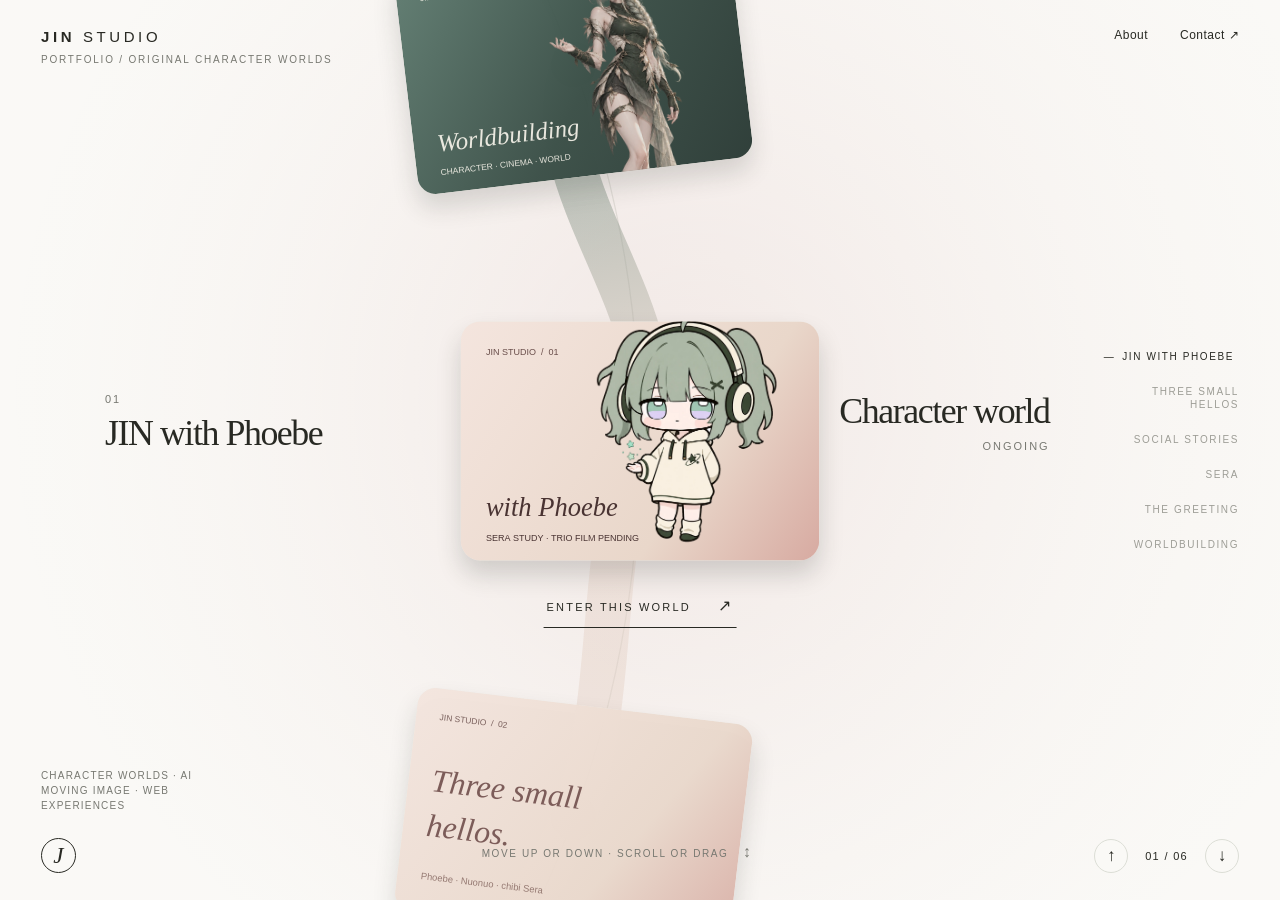
<file: index.html>
<!doctype html>
<html lang="en">
<head>
  <meta charset="utf-8">
  <meta name="viewport" content="width=device-width, initial-scale=1">
  <meta name="theme-color" content="#faf9f6">
  <title>JIN Studio — Two worlds, one invitation</title>
  <meta name="description" content="JIN Studio makes original character worlds, AI moving image and web experiences. Enter JIN with Phoebe and Sera's world.">
  <link rel="icon" type="image/svg+xml" href="assets/jin-raven-mark.svg">
  <link rel="preload" href="assets/sera-world-welcome-poster.webp" as="image">
  <link rel="stylesheet" href="styles.css">
</head>
<body>
  <a class="skip-link" href="#main">Skip to the worlds</a>

  <div class="fallback-content">
    <header class="fallback-header"><strong>JIN STUDIO</strong><span>Portfolio / Character worlds · AI moving image · Web experiences</span></header>
    <main id="fallback-main">
      <h1>Two worlds, one invitation.</h1>
      <section class="fallback-world"><img src="assets/sera-chibi-hero.webp" width="1000" height="1150" alt="Chibi Sera, one character in JIN with Phoebe" loading="lazy"><div><p>01 / Character world</p><h2>JIN with Phoebe</h2><p>Phoebe, Nuonuo and chibi Sera meet visitors through light social stories. Their three-character welcome film is in progress.</p><a href="https://www.instagram.com/jin082714/" target="_blank" rel="noopener">Visit JIN with Phoebe ↗</a></div></section>
      <section class="fallback-world"><img src="assets/sera-world-welcome-poster.webp" width="720" height="1280" alt="Adult Sera waving in a stone arcade beside a water channel" loading="lazy"><div><p>02 / Character world</p><h2>Sera</h2><p>Character development, cinematic CG and worldbuilding. This greeting film is a study while a new edition is developed.</p><a href="assets/sera-world-welcome.mp4">View the current film study ↗</a></div></section>
      <section class="fallback-end"><h2>Make a world together.</h2><a href="mailto:jinmyaigc@gmail.com">jinmyaigc@gmail.com ↗</a><a href="assets/certificates/google-ai-professional-certificate.pdf">Google AI Professional Certificate ↗</a></section>
    </main>
  </div>

  <div class="experience" id="app">
    <header class="masthead">
      <div class="identity"><strong>JIN <span>STUDIO</span></strong><p>Portfolio / Original character worlds</p></div>
      <nav aria-label="Studio navigation"><button type="button" data-info="about">About</button><button type="button" data-info="contact">Contact ↗</button></nav>
    </header>
    <main id="main">
      <section class="ring-scene" aria-label="Explore JIN's two character worlds">
        <div class="chapter-backdrop" aria-hidden="true">
          <div class="backdrop-still"></div><div class="backdrop-still"></div>
          <video class="backdrop-video" muted loop playsinline preload="none"></video>
          <div class="backdrop-wash"></div>
        </div>
        <canvas id="ring-canvas" aria-hidden="true"></canvas>
        <div class="ring-meta" aria-live="polite" aria-atomic="true">
          <div class="meta-pair meta-left"><span id="meta-number">01</span><strong id="meta-title">JIN with Phoebe</strong></div>
          <div class="meta-pair meta-right"><strong id="meta-type">Character world</strong><span id="meta-status">Ongoing</span></div>
        </div>
        <nav class="ring-index" aria-label="Choose a chapter">
          <button type="button" data-card="0" aria-current="true">JIN with Phoebe</button>
          <button type="button" data-card="1">Three small hellos</button>
          <button type="button" data-card="2">Social stories</button>
          <button type="button" data-card="3">Sera</button>
          <button type="button" data-card="4">The greeting</button>
          <button type="button" data-card="5">Worldbuilding</button>
        </nav>
        <button class="front-action" id="open-world" type="button">Enter this world <span aria-hidden="true">↗</span></button>
        <div class="cursor-tag" aria-hidden="true">View <span>↗</span></div>
        <div class="scene-bottom">
          <button class="round-mark" data-info="about" type="button" aria-label="About JIN Studio">J</button>
          <p>Move up or down · scroll or drag <span aria-hidden="true">↕</span></p>
          <div class="ring-controls"><button type="button" id="previous-card" aria-label="Previous chapter">↑</button><span id="chapter-count">01 / 06</span><button type="button" id="next-card" aria-label="Next chapter">↓</button></div>
        </div>
        <p class="scene-capability">Character worlds · AI moving image · Web experiences</p>
      </section>
    </main>
  </div>

  <dialog class="world-dialog" id="world-dialog" aria-labelledby="world-dialog-title">
    <button class="dialog-close" type="button" data-close aria-label="Close world">Close <span aria-hidden="true">×</span></button>
    <section class="world-panel world-panel-q" data-world="q">
      <div class="world-panel-copy"><p class="eyebrow">01 / JIN with Phoebe</p><h2 id="world-dialog-title">Three small<br><em>hellos.</em></h2><p>Phoebe, Nuonuo and chibi Sera live in a light world of character stories. Each will greet you differently in the three-character welcome film.</p><p class="film-state">Welcome film in progress</p><a class="detail-link" href="https://www.instagram.com/jin082714/" target="_blank" rel="noopener">Visit JIN with Phoebe ↗</a></div>
      <div class="q-detail-art"><img src="assets/sera-chibi-hero.webp" width="1000" height="1150" alt="Chibi Sera" loading="lazy"><div><span>Phoebe</span><span>Nuonuo</span><span>Sera</span></div><p>Sera illustrated · Trio film pending</p></div>
    </section>
    <section class="world-panel world-panel-sera" data-world="sera" hidden>
      <div class="world-panel-copy"><p class="eyebrow">02 / Sera</p><h2 id="sera-dialog-title">A quiet<br><em>heroine.</em></h2><p>Character design, cinematic CG and worldbuilding follow Sera's choices and actions. She meets you here beside a stone water channel.</p><p class="film-state">Film study · New edition planned</p><a class="detail-link" href="mailto:jinmyaigc@gmail.com">Build a world with JIN ↗</a></div>
      <div class="world-media-sera" role="group" aria-label="Adult Sera greeting visitors beside a stone water channel">
        <div class="world-film"><img class="world-film-poster" src="assets/sera-world-welcome-poster.webp" width="720" height="1280" alt="" decoding="async"><video class="world-film-video" muted loop playsinline preload="none" controls poster="assets/sera-world-welcome-poster.webp" width="720" height="1280" aria-label="Sera waves to the camera in a stone arcade beside a water channel"><source src="assets/sera-world-welcome.mp4" type="video/mp4">Your browser cannot play this film; the still remains visible.</video></div>
        <button class="world-film-toggle" type="button" hidden>Pause film</button><p class="world-film-error" hidden>Film unavailable · still image shown</p>
      </div>
    </section>
  </dialog>

  <dialog class="info-dialog" id="info-dialog" aria-labelledby="info-title"><button class="dialog-close" type="button" data-close aria-label="Close panel">Close <span aria-hidden="true">×</span></button><div data-info-panel="about"><p class="eyebrow">JIN Studio / Portfolio</p><h2 id="info-title">Two worlds.<br>One maker.</h2><p>JIN creates original character worlds and brings them to life through visual design, AI moving image and web experiences.</p><a class="detail-link" href="assets/certificates/google-ai-professional-certificate.pdf">Google AI Professional Certificate ↗</a></div><div data-info-panel="contact" hidden><p class="eyebrow">Contact / JIN Studio</p><h2 id="contact-title">Make a world<br>together.</h2><a class="detail-link" href="mailto:jinmyaigc@gmail.com">jinmyaigc@gmail.com ↗</a><a class="detail-link" href="https://www.instagram.com/jin082714/" target="_blank" rel="noopener">JIN with Phoebe ↗</a><a class="detail-link" href="https://github.com/weoiquan-art" target="_blank" rel="noopener">GitHub ↗</a></div></dialog>

  <script src="assets/vendor/gsap-3.15.0.min.js" defer></script>
  <script src="main.js" defer></script>
  <script src="media.js" defer></script>
</body>
</html>
</file>
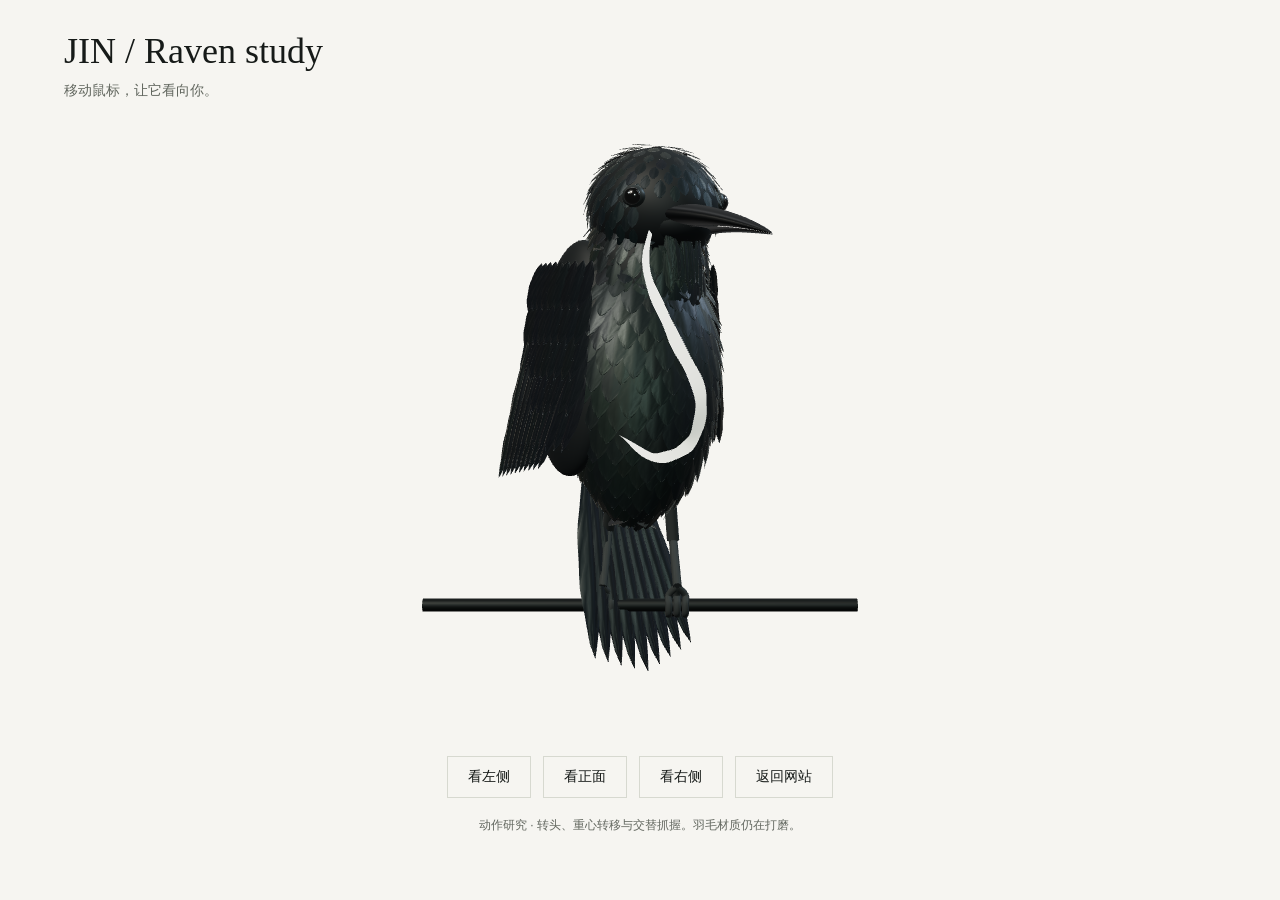
<file: raven-3d.html>
<!doctype html>
<html lang="zh-CN">
<head>
<meta charset="UTF-8"><meta name="viewport" content="width=device-width,initial-scale=1">
<title>JIN — Raven study</title>
<style>
*{box-sizing:border-box}body{margin:0;background:#f6f5f1;color:#161a18;font:14px/1.7 Arial,sans-serif}header{position:absolute;top:30px;left:5vw;z-index:2;pointer-events:none}h1{font:36px Georgia,serif;margin:0}p{margin:7px 0;color:#62675f}#raven-3d{height:84svh;max-width:850px;margin:auto;min-height:500px;position:relative}canvas{width:100%;height:100%;display:block}.fallback{display:none;position:absolute;inset:100px 0 0;text-align:center}.fallback img{height:75%;max-width:80%;object-fit:contain}#raven-3d[data-state="fallback"] .fallback{display:block}#raven-3d[data-state="fallback"] canvas{display:none}.controls{display:flex;gap:12px;justify-content:center;flex-wrap:wrap;padding:0 16px}button,a{font:inherit;color:inherit;border:1px solid #d7d9d0;background:transparent;padding:8px 20px;cursor:pointer;text-decoration:none}button:focus-visible,a:focus-visible{outline:2px solid #4b5945;outline-offset:4px}.note{text-align:center;font-size:12px;padding:10px 20px 20px}@media(max-width:600px){header{top:20px}h1{font-size:25px}#raven-3d{height:76svh;min-height:440px}.controls{gap:8px}button,a{padding:8px 14px}}
</style>
</head>
<body>
<header><h1>JIN / Raven study</h1><p>移动鼠标，让它看向你。</p></header>
<main>
<div id="raven-3d" data-state="loading"><div class="fallback" role="status"><img src="assets/raven-white-ink.png" alt="白墨 J 乌鸦"><p>此设备暂时无法显示 3D，先欣赏白墨乌鸦。</p></div></div>
<div class="controls"><button data-look="-1.2">看左侧</button><button data-look="0">看正面</button><button data-look="1.2">看右侧</button><a href="./">返回网站</a></div>
<p class="note">动作研究 · 转头、重心转移与交替抓握。羽毛材质仍在打磨。</p>
<noscript><p class="note">开启 JavaScript 可查看 3D 动作。</p></noscript>
</main>
<script type="module" src="raven-3d.js"></script>
</body>
</html>
</file>
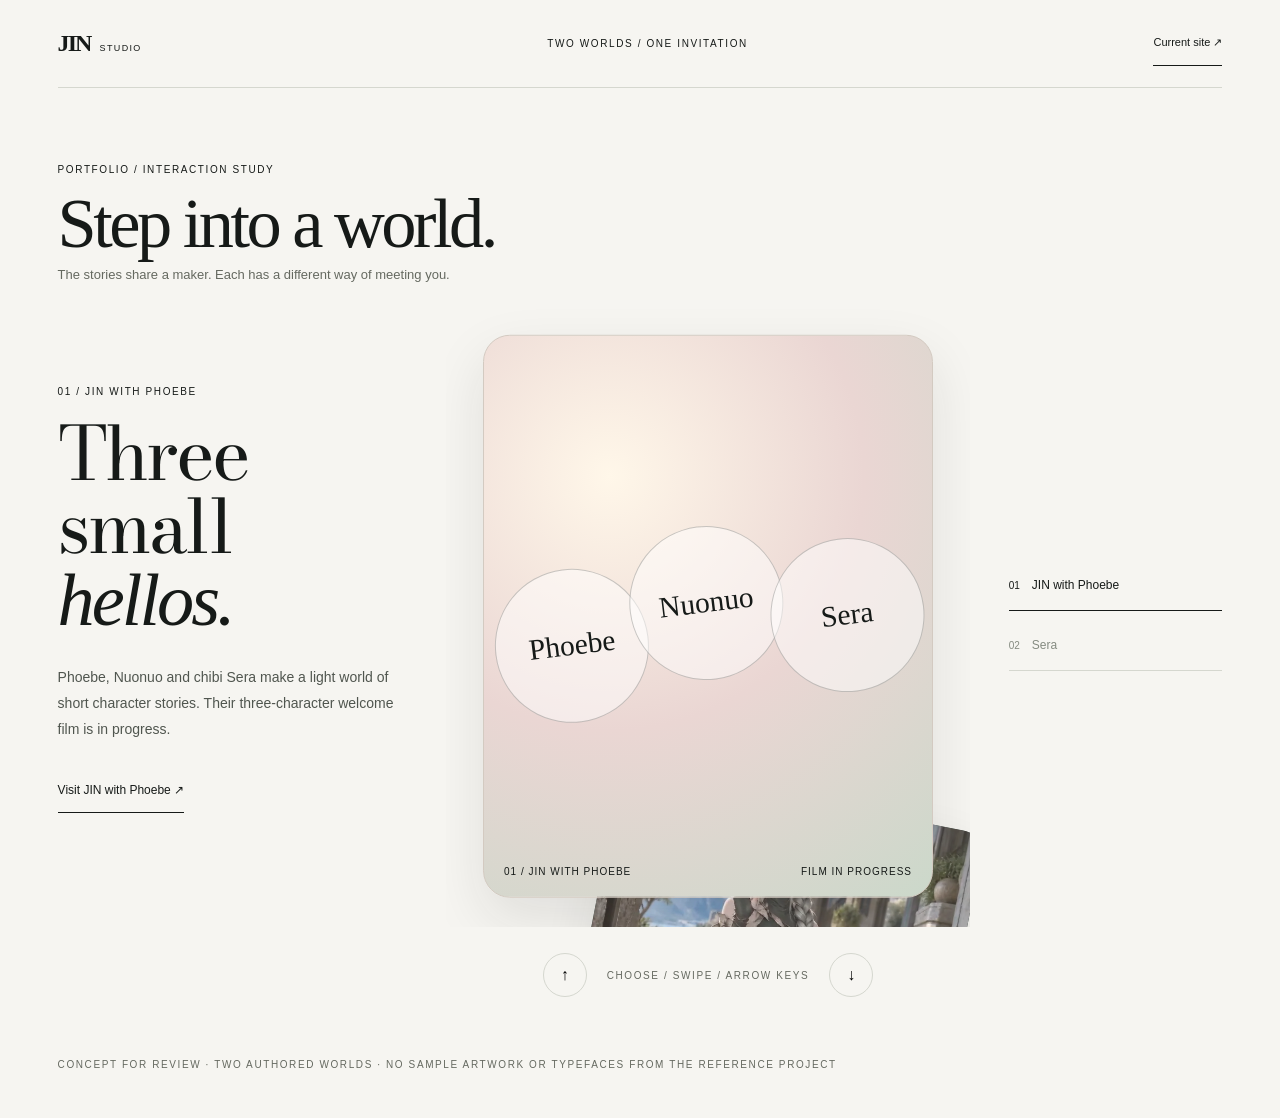
<file: worlds-concept.html>
<!DOCTYPE html>
<html lang="en">
<head>
  <meta charset="UTF-8">
  <meta name="viewport" content="width=device-width, initial-scale=1">
  <meta name="theme-color" content="#f6f5f1">
  <title>Two worlds — JIN Studio concept study</title>
  <meta name="description" content="A design study for moving between JIN with Phoebe and Sera's cinematic world.">
  <link rel="icon" type="image/svg+xml" href="assets/jin-raven-mark.svg">
  <link rel="stylesheet" href="worlds-concept.css">
</head>
<body>
  <a class="skip-link" href="#concept">Skip to worlds</a>
  <header class="concept-header">
    <a class="concept-brand" href="index.html">JIN <span>STUDIO</span></a>
    <span class="micro">Two worlds / one invitation</span>
    <a class="concept-back" href="index.html">Current site ↗</a>
  </header>

  <main id="concept">
    <div class="concept-intro">
      <p class="micro">Portfolio / Interaction study</p>
      <h1>Step into a world.</h1>
      <p>The stories share a maker. Each has a different way of meeting you.</p>
    </div>

    <section class="concept-stage" data-active="0" aria-label="JIN Studio character worlds">
      <div class="concept-copy-panel" aria-live="polite">
        <div class="concept-copy active" data-world="0">
          <p class="micro">01 / JIN with Phoebe</p>
          <h2>Three small<br><em>hellos.</em></h2>
          <p>Phoebe, Nuonuo and chibi Sera make a light world of short character stories. Their three-character welcome film is in progress.</p>
          <a href="https://www.instagram.com/jin082714/" target="_blank" rel="noopener">Visit JIN with Phoebe ↗</a>
        </div>
        <div class="concept-copy" data-world="1">
          <p class="micro">02 / Sera</p>
          <h2>A quiet<br><em>heroine.</em></h2>
          <p>Character design, cinematic CG and worldbuilding follow Sera's choices and actions. Her stone-arcade greeting film is ready to review.</p>
          <a href="index.html#sera-world">View Sera's film ↗</a>
        </div>
      </div>

      <div class="concept-orbit" tabindex="0" aria-label="Two world cards; use the arrow keys or swipe to move between them">
        <div class="concept-thread" aria-hidden="true"></div>
        <article class="concept-card concept-card-q" data-world="0" aria-label="JIN with Phoebe, welcome film in progress">
          <div class="concept-card-shell">
            <div class="concept-character-names" aria-hidden="true"><span>Phoebe</span><span>Nuonuo</span><span>Sera</span></div>
            <div class="concept-card-foot"><span>01 / JIN with Phoebe</span><span>Film in progress</span></div>
          </div>
        </article>
        <article class="concept-card concept-card-sera" data-world="1" aria-label="Sera beside a water channel in a stone arcade">
          <div class="concept-card-shell">
            <img src="assets/sera-world-welcome-poster.webp" width="720" height="1280" alt="" loading="lazy">
            <div class="concept-card-foot"><span>02 / Sera</span><span>Welcome film</span></div>
          </div>
        </article>
      </div>

      <nav class="concept-index" aria-label="Choose a world">
        <button type="button" data-go="0" aria-pressed="true"><span>01</span> JIN with Phoebe</button>
        <button type="button" data-go="1" aria-pressed="false"><span>02</span> Sera</button>
      </nav>
      <div class="concept-arrows" aria-label="World controls">
        <button type="button" data-step="-1" aria-label="Previous world">↑</button>
        <span class="micro">Choose / swipe / arrow keys</span>
        <button type="button" data-step="1" aria-label="Next world">↓</button>
      </div>
    </section>
    <p class="concept-note micro">Concept for review · Two authored worlds · No sample artwork or typefaces from the reference project</p>
  </main>

  <script src="assets/vendor/gsap-3.15.0.min.js" defer></script>
  <script src="worlds-concept.js" defer></script>
</body>
</html>
</file>
<file: styles.css>
:root{color-scheme:light;--paper:#faf9f6;--ink:#282923;--muted:#777871;--line:#dcded6;--serif:Georgia,'Times New Roman',serif;--sans:Arial,Helvetica,sans-serif}
*{box-sizing:border-box}html{background:var(--paper);scroll-behavior:smooth}body{margin:0;color:var(--ink);font-family:var(--sans)}button,a{font:inherit}button{cursor:pointer}a{color:inherit}button:focus-visible,a:focus-visible{outline:2px solid #925f63;outline-offset:5px}[hidden]{display:none!important}
.skip-link{position:fixed;z-index:100;top:10px;left:12px;background:var(--ink);color:white;padding:12px;transform:translateY(-180%)}.skip-link:focus{transform:none}
.experience{display:none}.is-ready .experience{display:block}.is-ready .fallback-content{display:none}
.fallback-content{max-width:1100px;margin:auto;padding:28px 5vw 100px}.fallback-header{display:flex;justify-content:space-between;gap:20px;border-bottom:1px solid var(--line);padding-bottom:16px;font-size:12px;letter-spacing:.1em;text-transform:uppercase}.fallback-content h1{font:normal clamp(48px,8vw,110px)/.95 var(--serif);letter-spacing:-.065em;margin:70px 0}.fallback-world{display:grid;grid-template-columns:1fr 1fr;gap:7vw;align-items:center;border-top:1px solid var(--line);padding:55px 0;min-height:65vh}.fallback-world img{width:100%;max-height:500px;object-fit:contain;background:#efede6}.fallback-world h2,.fallback-end h2{font:normal clamp(42px,6vw,90px)/1 var(--serif);letter-spacing:-.05em}.fallback-world p,.fallback-end{line-height:1.65}.fallback-world a,.fallback-end a{display:inline-block;margin:20px 25px 0 0;text-underline-offset:6px}.fallback-end{border-top:1px solid var(--line);padding-top:60px}
.masthead{position:absolute;z-index:5;top:0;left:0;width:100%;display:flex;align-items:start;justify-content:space-between;padding:28px clamp(22px,3.2vw,64px);pointer-events:none}.masthead>*{pointer-events:auto}.identity strong{display:block;font-size:15px;letter-spacing:.24em;font-weight:600;white-space:nowrap}.identity strong span{font-weight:400}.identity p{margin:9px 0;font-size:10px;text-transform:uppercase;letter-spacing:.18em;color:var(--muted)}.masthead nav{display:flex;gap:32px}.masthead nav button{border:0;background:none;padding:0;color:var(--ink);font-size:12px;letter-spacing:.04em}.masthead nav button:hover{text-decoration:underline;text-underline-offset:5px}
.ring-scene{position:relative;height:100svh;min-height:590px;overflow:hidden;isolation:isolate;background:var(--paper);touch-action:pan-x}#ring-canvas{display:block;width:100%;height:100%;touch-action:none}
.chapter-backdrop{position:absolute;inset:0;z-index:-1;overflow:hidden;pointer-events:none;background:#faf9f6}.backdrop-still,.backdrop-video{position:absolute;inset:-4%;width:108%;height:108%;background-size:cover;background-position:center;filter:blur(14px) saturate(.7);opacity:0;transform:scale(1.04);transition:opacity .72s ease}.backdrop-still.is-visible,.backdrop-video.is-playing{opacity:1}.backdrop-video{object-fit:cover}.backdrop-wash{position:absolute;inset:0;background:linear-gradient(90deg,rgba(250,249,246,.84),rgba(250,249,246,.58) 48%,rgba(250,249,246,.84));pointer-events:none}
.ring-meta{position:absolute;z-index:2;inset:0;pointer-events:none}.meta-pair{position:absolute;top:47%;display:flex;flex-direction:column;gap:10px;font-size:12px;letter-spacing:.07em;transition:filter .24s,opacity .24s,transform .4s}.meta-pair strong{font:normal clamp(24px,2.8vw,47px)/1.04 var(--serif);letter-spacing:-.04em;max-width:220px}.meta-pair span{font-size:11px;text-transform:uppercase;letter-spacing:.18em;color:var(--muted)}.meta-left{left:clamp(22px,8.2vw,160px);align-items:start;transform:translateY(-50%)}.meta-right{right:clamp(28px,18vw,270px);align-items:end;text-align:right;transform:translateY(-50%)}.meta-pair.is-changing{filter:blur(9px);opacity:0;transform:translateY(calc(-50% + 9px))}
.ring-index{position:absolute;z-index:3;right:clamp(23px,3.2vw,65px);top:50%;transform:translateY(-50%);display:flex;flex-direction:column;gap:14px;align-items:end}.ring-index button{border:0;background:none;text-align:right;font-size:10px;text-transform:uppercase;letter-spacing:.16em;line-height:1.3;padding:4px 0;color:#9d9d96;max-width:134px;transition:color .25s,transform .25s}.ring-index button:hover,.ring-index button[aria-current=true]{color:#282923;transform:translateX(-5px)}.ring-index button[aria-current=true]::before{content:'—';margin-right:7px}
.front-action{position:absolute;z-index:3;top:var(--action-y);left:50%;transform:translateX(-50%);border:0;border-bottom:1px solid currentColor;background:transparent;color:var(--ink);font-size:11px;text-transform:uppercase;letter-spacing:.2em;padding:12px 3px;white-space:nowrap}.front-action span{margin-left:22px;font-size:16px}.front-action:hover{border-bottom-color:#a47577;color:#a47577}
.scene-bottom{position:absolute;z-index:3;bottom:27px;left:clamp(22px,3.2vw,64px);right:clamp(22px,3.2vw,64px);display:flex;align-items:end;justify-content:space-between;pointer-events:none}.scene-bottom>*{pointer-events:auto}.round-mark{width:35px;height:35px;border:1px solid currentColor;border-radius:50%;background:transparent;color:var(--ink);font:italic 23px var(--serif)}.scene-bottom p{font-size:10px;letter-spacing:.16em;text-transform:uppercase;color:var(--muted);margin:0 0 12px 5vw}.scene-bottom p span{font-size:16px;margin-left:10px}.ring-controls{display:flex;align-items:center;gap:17px;font-size:11px;letter-spacing:.12em}.ring-controls button{border:1px solid var(--line);border-radius:50%;background:var(--paper);width:34px;height:34px;color:var(--ink);font-size:17px;transition:border-color .2s}.ring-controls button:hover{border-color:var(--ink)}.scene-capability{position:absolute;bottom:77px;left:clamp(22px,3.2vw,64px);font-size:10px;letter-spacing:.12em;color:var(--muted);text-transform:uppercase;max-width:160px;line-height:1.5}
.cursor-tag{position:absolute;z-index:4;left:0;top:0;pointer-events:none;background:#292c28;color:white;border-radius:50%;width:77px;height:77px;display:grid;place-content:center;font-size:11px;letter-spacing:.05em;text-align:center;opacity:0;transform:translate(-50%,-50%) scale(.7);transition:opacity .2s,scale .2s}.cursor-tag span{display:block;font-size:19px}.ring-scene.is-hovering .cursor-tag{opacity:1;transform:translate(-50%,-50%) scale(1)}.ring-scene.is-hovering canvas{cursor:none}
dialog{max-width:none;max-height:none;border:0;margin:auto;padding:0;background:#f7f6f2;color:var(--ink);box-shadow:0 20px 75px #1a1c1733}dialog::backdrop{background:rgba(24,27,22,.6);backdrop-filter:blur(7px)}.world-dialog{width:min(1080px,calc(100% - 50px));height:min(760px,calc(100% - 50px));overflow:auto}.dialog-close{position:absolute;z-index:5;right:29px;top:22px;border:0;background:#f7f6f2df;padding:9px 12px;font-size:11px;text-transform:uppercase;letter-spacing:.15em}.dialog-close span{font-size:21px;margin-left:13px;vertical-align:middle}.world-panel{min-height:100%;display:grid;grid-template-columns:1fr 1fr}.world-panel-copy{display:flex;flex-direction:column;justify-content:center;align-items:start;padding:clamp(42px,7vw,95px);padding-right:30px}.eyebrow{font-size:11px;text-transform:uppercase;letter-spacing:.18em;color:var(--muted)}.world-panel h2,.info-dialog h2{font:normal clamp(55px,5.7vw,100px)/.95 var(--serif);letter-spacing:-.068em;margin:31px 0}.world-panel h2 em{font-weight:normal;color:#9b766e}.world-panel-copy>p:not(.eyebrow,.film-state){font:17px/1.6 var(--serif);max-width:360px;color:#50554d}.detail-link{font-size:11px;text-transform:uppercase;letter-spacing:.12em;text-decoration:none;border-bottom:1px solid;padding:12px 0;margin-top:32px}.detail-link:hover{color:#966c67}.film-state{border:1px solid #bba594;border-radius:30px;color:#715f54;padding:10px 14px;font-size:10px;text-transform:uppercase;letter-spacing:.12em;margin:17px 0 0}
.q-detail-art{position:relative;min-height:400px;background:radial-gradient(circle at 65% 35%,#f8e4d9,#dfd4c9 75%);overflow:hidden;display:grid;place-items:center}.q-detail-art img{height:95%;width:90%;object-fit:contain;object-position:bottom;filter:drop-shadow(9px 20px 17px #624b4930)}.q-detail-art div{position:absolute;top:8%;left:10%;right:10%;display:flex;justify-content:space-between;gap:4px;font:italic 19px var(--serif);color:#765b58}.q-detail-art p{position:absolute;bottom:10px;right:25px;font-size:10px;letter-spacing:.1em;text-transform:uppercase}
.world-media-sera{position:relative;min-height:400px;background:#263832;display:flex;align-items:center;justify-content:center;overflow:hidden}.world-media-sera::before{content:'';position:absolute;inset:-35px;background:url('assets/sera-world-welcome-poster.webp') center/cover;filter:blur(30px) brightness(.55);opacity:.7}.world-film{position:relative;isolation:isolate;width:auto;height:min(90%,690px);max-height:calc(100svh - 110px);aspect-ratio:9/16;max-width:100%;box-shadow:0 22px 50px #101a1844}.world-film-poster,.world-film-video{position:absolute;inset:0;width:100%;height:100%;object-fit:contain}.world-film-video{z-index:1}.world-film-toggle{position:absolute;z-index:2;bottom:24px;left:50%;transform:translateX(-50%);border:1px solid #ffffffb0;border-radius:30px;background:#151d1ac8;color:white;padding:10px 18px;font-size:11px;white-space:nowrap}.world-film-error{position:absolute;z-index:2;bottom:20px;color:white;text-shadow:0 1px 8px black;font-size:11px}
.info-dialog{width:min(680px,calc(100% - 40px));padding:clamp(40px,7vw,95px);min-height:460px}.info-dialog .detail-link{display:table;margin-top:28px}.info-dialog p:not(.eyebrow){font:19px/1.55 var(--serif);max-width:430px;color:#51554f}
@media(max-width:1100px){.meta-left{left:4vw}.meta-right{right:17vw}.meta-pair strong{font-size:25px;max-width:150px}.ring-index button{font-size:9px;max-width:92px}.front-action{bottom:auto}}
@media(max-width:760px){.ring-scene{min-height:590px}.masthead{padding:19px}.identity p{max-width:130px;line-height:1.35}.masthead nav{gap:17px}.masthead nav button{font-size:11px}.ring-meta .meta-pair{top:auto;bottom:23%;transform:none;gap:5px}.meta-left{left:20px}.meta-right{right:20px}.meta-pair strong{font-size:24px;max-width:170px}.meta-pair span{font-size:9px}.ring-meta .meta-pair.is-changing{transform:translateY(8px)}.ring-index{top:111px;right:18px;transform:none;gap:6px}.ring-index button{font-size:8px;max-width:105px;letter-spacing:.09em;padding:2px 0}.front-action{bottom:auto;font-size:10px}.scene-bottom{left:20px;right:20px;bottom:16px}.scene-bottom p,.scene-capability{display:none}.world-panel{grid-template-columns:1fr}.world-panel-copy{padding:40px 35px}.world-panel h2{margin:20px 0;font-size:clamp(52px,13vw,90px)}.world-panel-copy>p:not(.eyebrow,.film-state){font-size:15px}.q-detail-art,.world-media-sera{height:470px;min-height:0}.world-dialog{height:calc(100% - 25px);width:calc(100% - 25px)}.world-film{height:94%;max-height:none}.fallback-world{grid-template-columns:1fr}}
@media(max-width:430px){.identity strong{font-size:13px}.identity p{font-size:8px}.masthead nav button{font-size:10px}.meta-left,.meta-right{bottom:24%!important}.meta-pair strong{font-size:20px;max-width:120px}.meta-pair span{font-size:8px}.ring-index{top:101px}.ring-index button{font-size:8px}.ring-controls{gap:10px}}
@media(prefers-reduced-motion:reduce){html{scroll-behavior:auto}*,*::before,*::after{animation-duration:.01ms!important;transition-duration:.01ms!important}.cursor-tag,.backdrop-video{display:none}}
</file>
<file: worlds-concept.css>
@font-face{font-family:'Bodoni Moda';src:url('assets/vendor/bodoni-moda-regular.ttf') format('truetype');font-display:swap}
:root{--paper:#f6f5f1;--ink:#161a18;--muted:#656960;--line:#d5d7cf;--gutter:clamp(22px,4.5vw,76px);color-scheme:light}
*{box-sizing:border-box}
html{scroll-behavior:smooth}
body{margin:0;background:var(--paper);color:var(--ink);font:16px/1.6 Arial,Helvetica,sans-serif}
a{color:inherit;text-decoration:none}
button{font:inherit;cursor:pointer}
a:focus-visible,button:focus-visible,.concept-orbit:focus-visible{outline:2px solid #53614f;outline-offset:5px}
.micro{font:10px/1.5 Arial,Helvetica,sans-serif;letter-spacing:.16em;text-transform:uppercase}
.skip-link{position:fixed;z-index:10;left:12px;top:12px;padding:10px;background:var(--paper);transform:translateY(-200%)}
.skip-link:focus{transform:none}
.concept-header{display:flex;justify-content:space-between;align-items:center;gap:20px;margin:0 var(--gutter);min-height:88px;border-bottom:1px solid var(--line)}
.concept-brand{font:700 24px Georgia,serif;letter-spacing:-.08em;white-space:nowrap}
.concept-brand span{font:9px Arial,sans-serif;letter-spacing:.15em;margin-left:5px}
.concept-back{font-size:11px;border-bottom:1px solid currentColor;min-height:44px;display:inline-flex;align-items:center;white-space:nowrap}
.concept-intro{padding:clamp(34px,5vw,68px) var(--gutter) 0}
.concept-intro h1{margin:10px 0 4px;font:400 clamp(38px,5.5vw,76px)/1.05 Georgia,serif;letter-spacing:-.05em}
.concept-intro>p:last-child{margin:0;color:var(--muted);font-size:13px}
.concept-stage{display:grid;grid-template-columns:minmax(250px,.9fr) minmax(340px,1.35fr) minmax(150px,.55fr);gap:clamp(20px,3vw,55px);align-items:center;padding:20px var(--gutter) 40px;min-height:720px}
.concept-copy-panel{min-width:0}
.concept-copy{max-width:420px;margin-bottom:46px}
.concept-copy h2{font:400 clamp(50px,5.8vw,92px)/.98 'Bodoni Moda',Georgia,serif;letter-spacing:-.04em;margin:18px 0 28px}
.concept-copy h2 em{font-style:italic;font-family:Georgia,serif}
.concept-copy>p:not(.micro){color:#50564f;font-size:14px;line-height:1.85;margin:0 0 26px}
.concept-copy a{display:inline-flex;align-items:center;min-height:44px;font-size:12px;border-bottom:1px solid currentColor}
.concept-orbit{position:relative;display:grid;gap:24px;place-items:center;min-width:0;padding:20px 0}
.concept-card{position:relative;width:min(100%,450px)}
.concept-card-shell{position:relative;aspect-ratio:4/5;border-radius:clamp(18px,2.1vw,30px);overflow:hidden;box-shadow:0 22px 55px rgba(25,32,26,.1);transform-origin:center center}
.concept-card-q .concept-card-shell{display:grid;place-items:center;background:radial-gradient(circle at 28% 25%,#fff7e9 0%,#ead6d3 48%,#cbd8ca 100%);border:1px solid #d3cac1}
.concept-character-names{display:flex;justify-content:center;align-items:center;width:104%;gap:0;transform:rotate(-7deg)}
.concept-character-names span{display:grid;place-items:center;flex:0 0 33%;aspect-ratio:1;border:1px solid rgba(35,39,34,.24);border-radius:50%;background:rgba(255,255,255,.5);font:400 clamp(16px,2.3vw,30px)/1 Georgia,serif}
.concept-character-names span:nth-child(1){transform:translate(10%,8%)}
.concept-character-names span:nth-child(2){transform:translateY(-9%)}
.concept-character-names span:nth-child(3){transform:translate(-10%,10%)}
.concept-card-sera .concept-card-shell{background:#27332d}
.concept-card-sera img{display:block;width:100%;height:100%;object-fit:cover;object-position:50% 30%}
.concept-card-sera .concept-card-shell::after{content:'';position:absolute;inset:60% 0 0;background:linear-gradient(transparent,rgba(12,18,15,.6))}
.concept-card-foot{position:absolute;z-index:1;left:20px;right:20px;bottom:18px;display:flex;justify-content:space-between;gap:12px;font:10px/1.4 Arial,sans-serif;letter-spacing:.1em;text-transform:uppercase}
.concept-card-sera .concept-card-foot{color:#fff}
.concept-thread{display:none;position:absolute;left:50%;top:50%;width:10px;height:78%;border-radius:99px;background:#858d80;filter:blur(3px);opacity:0;transform:translate(-50%,-50%) scaleY(0);pointer-events:none}
.concept-index,.concept-arrows{display:none}
.concept-note{padding:10px var(--gutter) 36px;color:var(--muted)}

/* The static two-card reading order remains when GSAP or JavaScript is unavailable. */
.concept-stage.is-interactive .concept-copy:not(.active){display:none}
.concept-stage.is-interactive .concept-orbit{display:block;height:min(69svh,760px);min-height:550px;padding:0;overflow:hidden;touch-action:pan-y}
.concept-stage.is-interactive .concept-card{position:absolute;left:50%;top:50%;width:min(100%,450px);transform:translate(-50%,-50%)}
.concept-stage.is-interactive .concept-thread{display:block}
.concept-stage.is-interactive .concept-index{display:grid;align-self:center;gap:10px}
.concept-index button{display:flex;align-items:center;gap:12px;width:100%;min-height:50px;padding:8px 0;border:0;border-bottom:1px solid var(--line);background:none;color:#858b81;text-align:left;font-size:12px}
.concept-index button span{font-size:10px}
.concept-index button[aria-pressed="true"]{color:var(--ink);border-bottom-color:var(--ink)}
.concept-stage.is-interactive .concept-arrows{display:flex;grid-column:2;justify-content:center;align-items:center;gap:20px;margin-top:-12px;color:var(--muted)}
.concept-arrows button{width:44px;height:44px;border:1px solid var(--line);border-radius:50%;background:none}
.concept-arrows button:hover{background:#e8ebe3}

@media(max-width:1050px){
  .concept-stage{grid-template-columns:minmax(220px,.9fr) minmax(320px,1.1fr);gap:30px}
  .concept-index{grid-column:1/-1;display:flex!important;justify-content:center;gap:20px}
  .concept-stage:not(.is-interactive) .concept-index{display:none!important}
  .concept-index button{width:auto;min-width:150px}
  .concept-stage.is-interactive .concept-arrows{grid-column:1/-1}
}
@media(max-width:700px){
  .concept-header{min-height:72px}
  .concept-header>.micro{display:none}
  .concept-intro{padding-top:34px}
  .concept-intro h1{font-size:42px}
  .concept-stage{display:flex;flex-direction:column;align-items:stretch;gap:20px;min-height:0;padding-top:18px}
  .concept-stage.is-interactive .concept-orbit{order:0;width:100%;height:min(66svh,600px);min-height:390px}
  .concept-stage.is-interactive .concept-copy-panel{order:1;min-height:250px}
  .concept-stage.is-interactive .concept-index{order:2;display:flex!important;gap:12px}
  .concept-stage.is-interactive .concept-arrows{order:3;margin-top:0}
  .concept-stage.is-interactive .concept-card{width:min(78vw,390px)}
  .concept-copy{margin-bottom:28px}
  .concept-copy h2{font-size:57px;margin:9px 0 16px}
  .concept-copy>p:not(.micro){margin-bottom:12px}
  .concept-index button{min-width:0;flex:1;min-height:52px}
  .concept-card-foot{left:14px;right:14px;bottom:14px;font-size:8px}
  .concept-arrows .micro{font-size:9px;text-align:center}
}
@media(prefers-reduced-motion:reduce){html{scroll-behavior:auto}*,*::before,*::after{animation:none!important;transition:none!important}}
</file>
